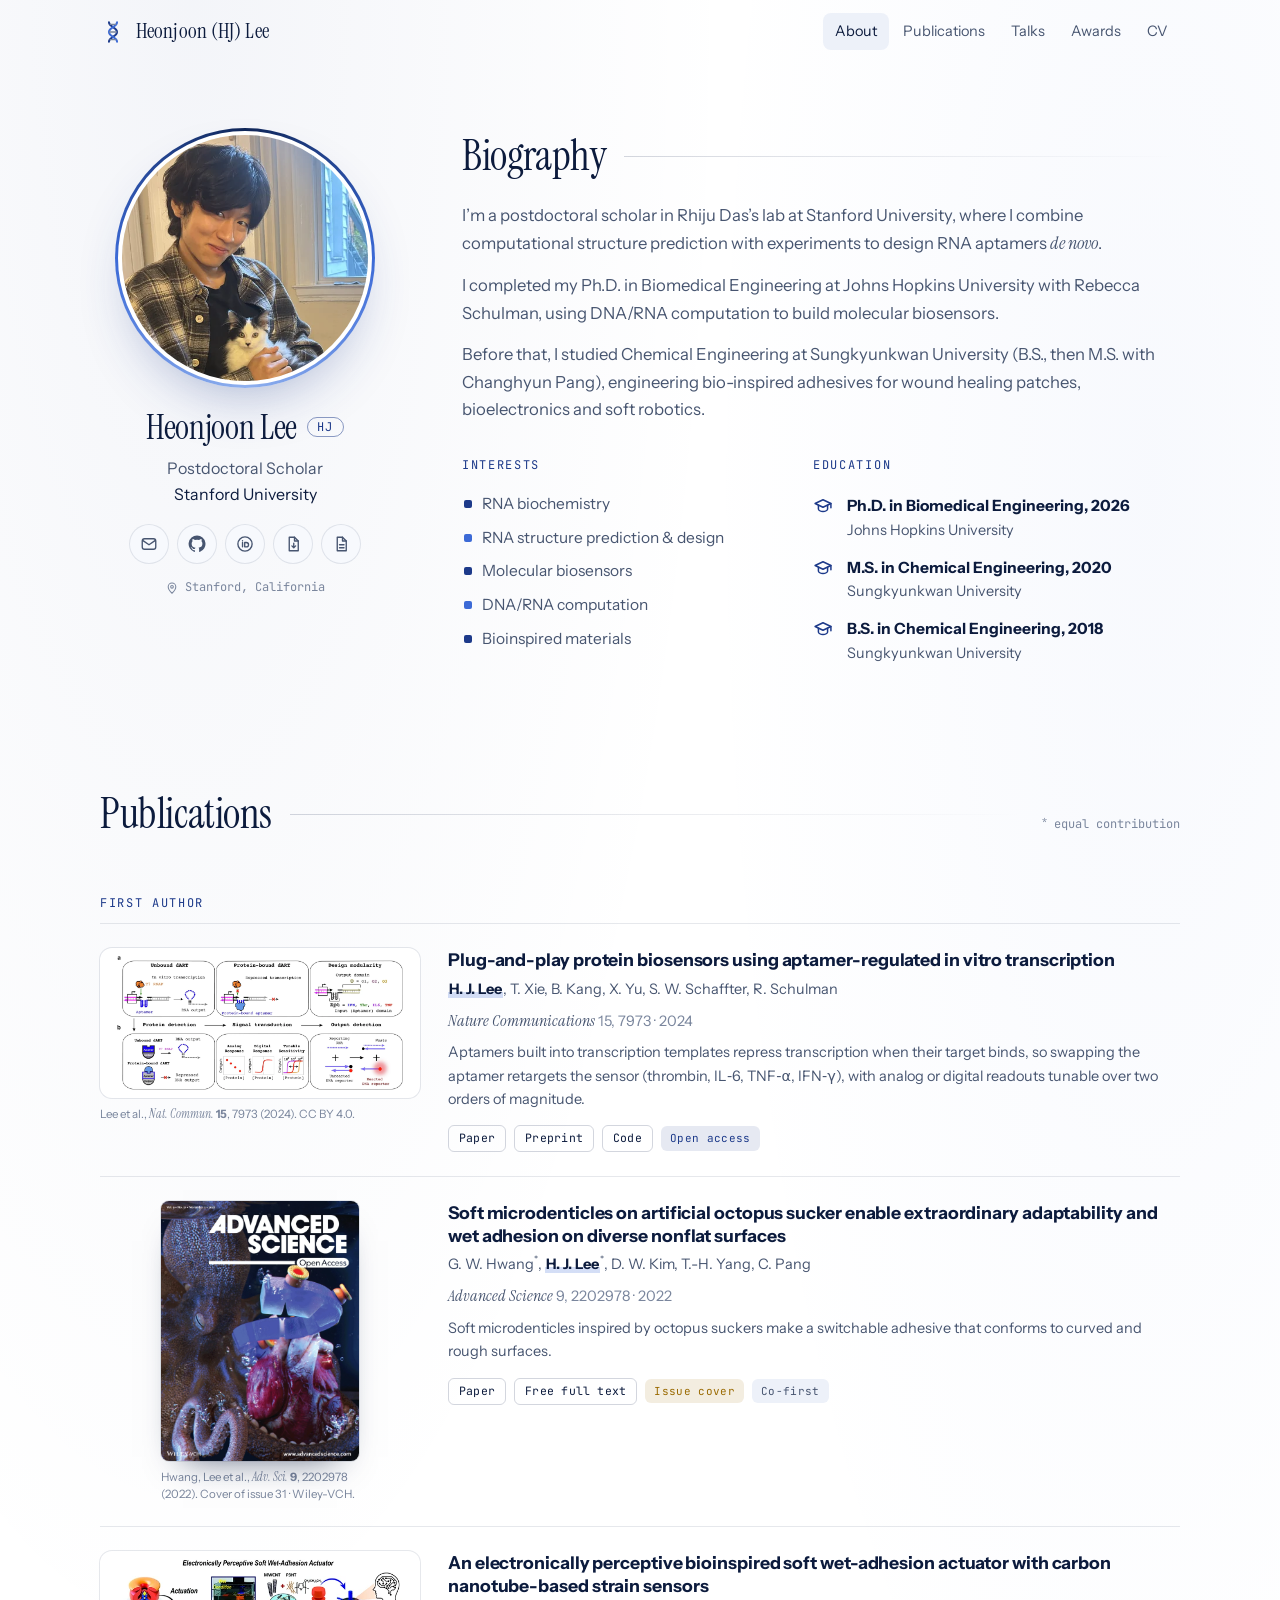
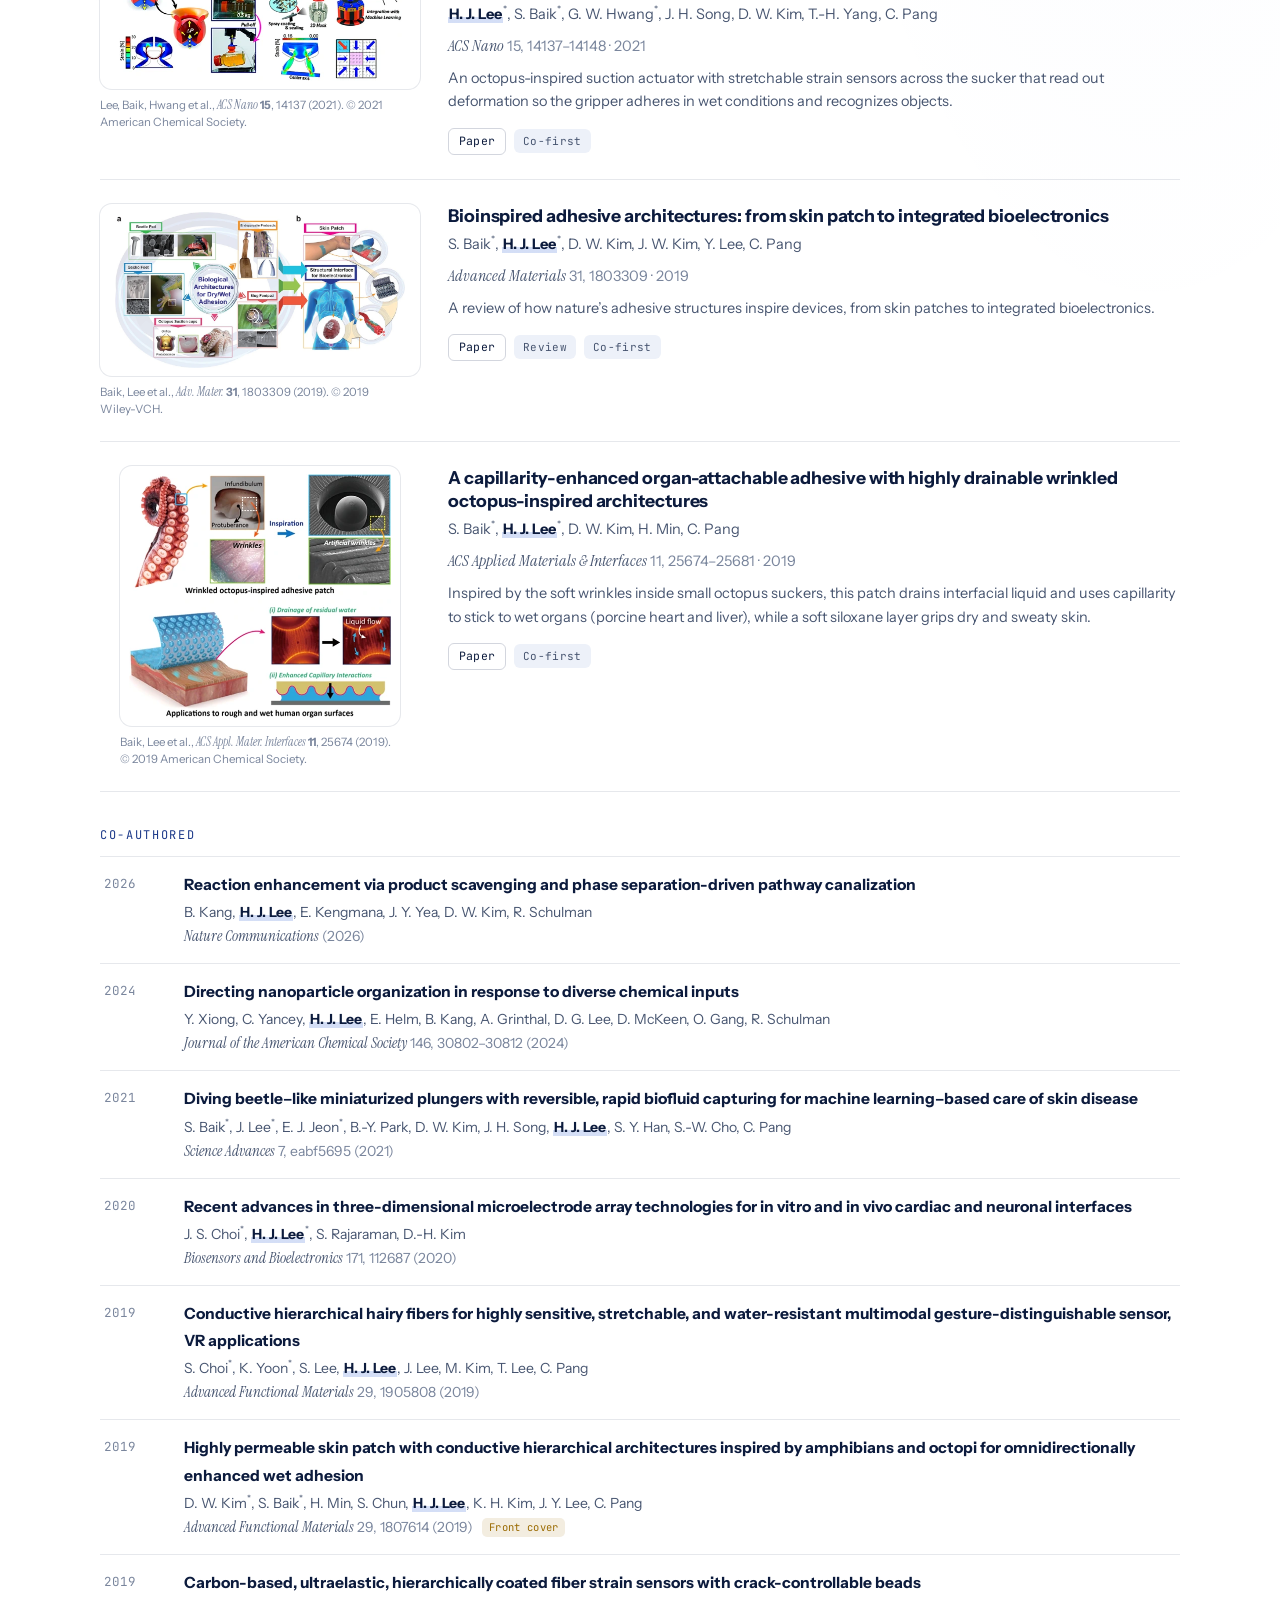
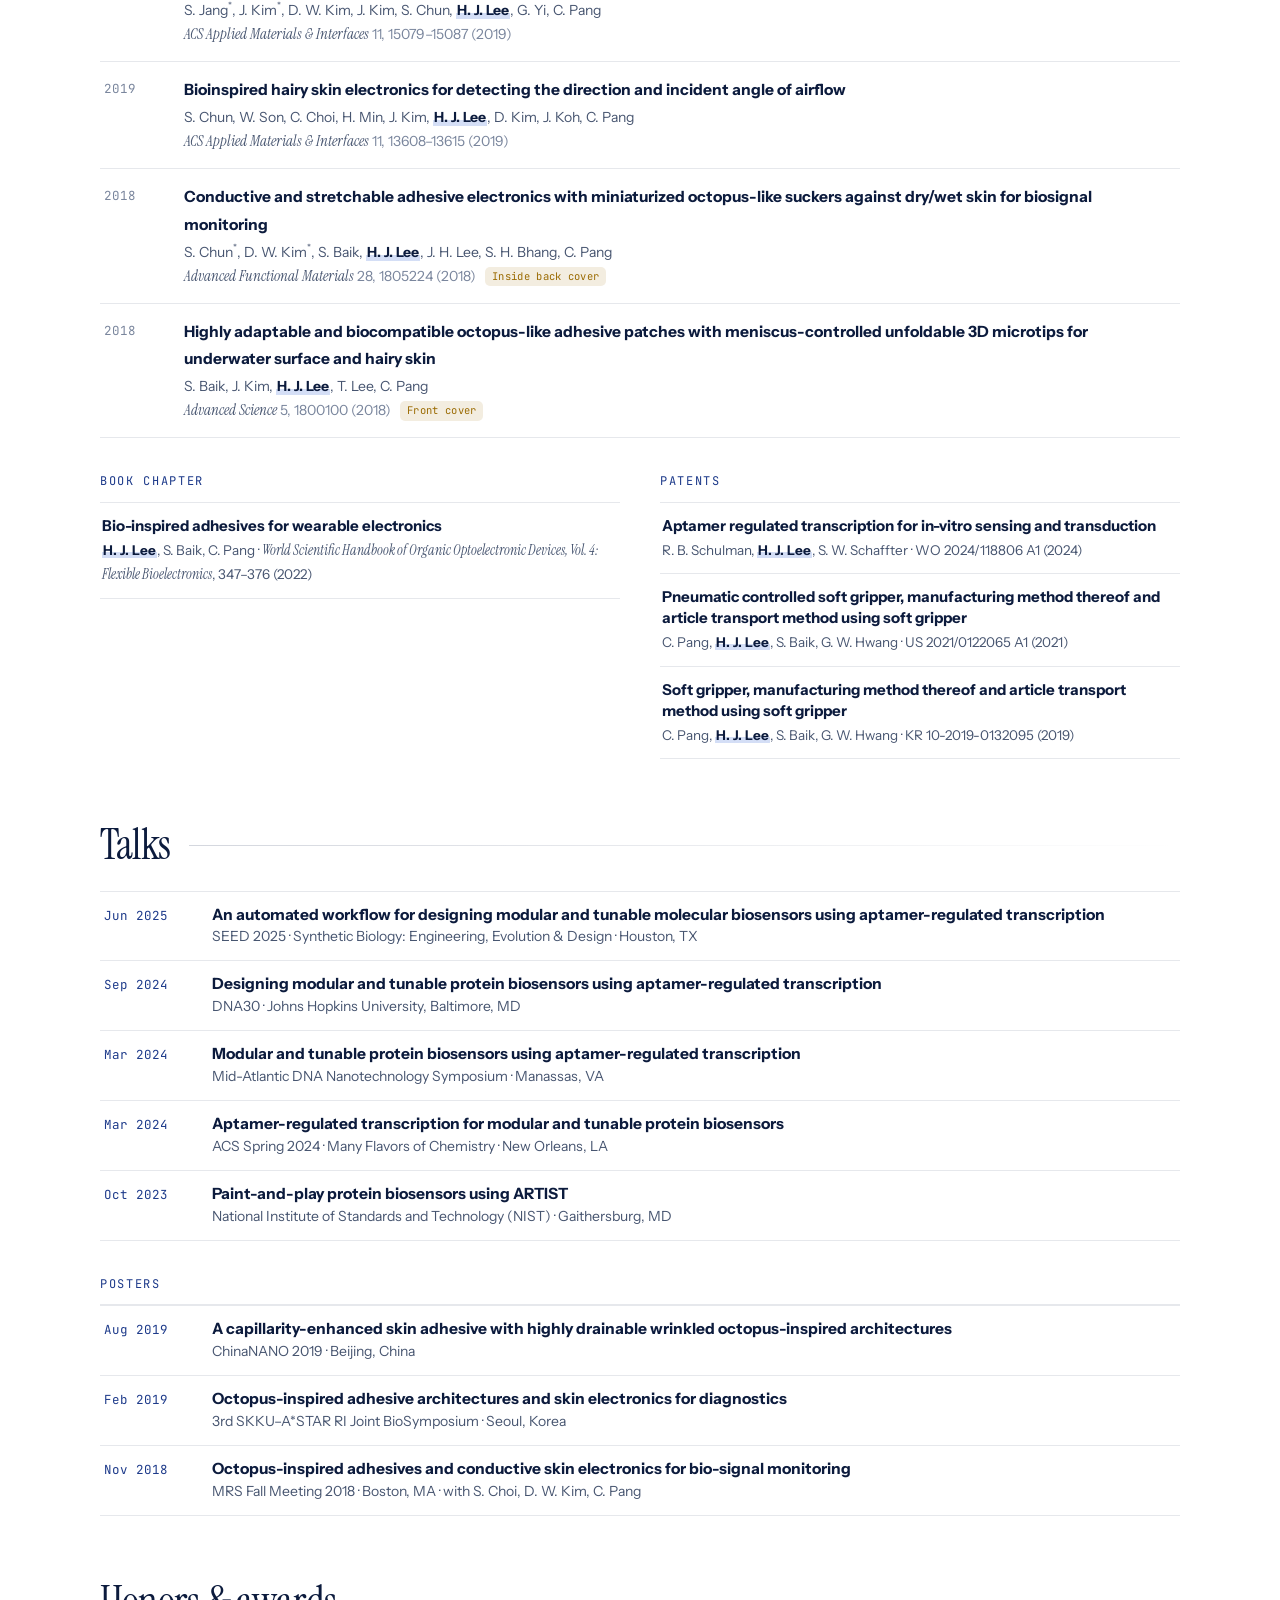
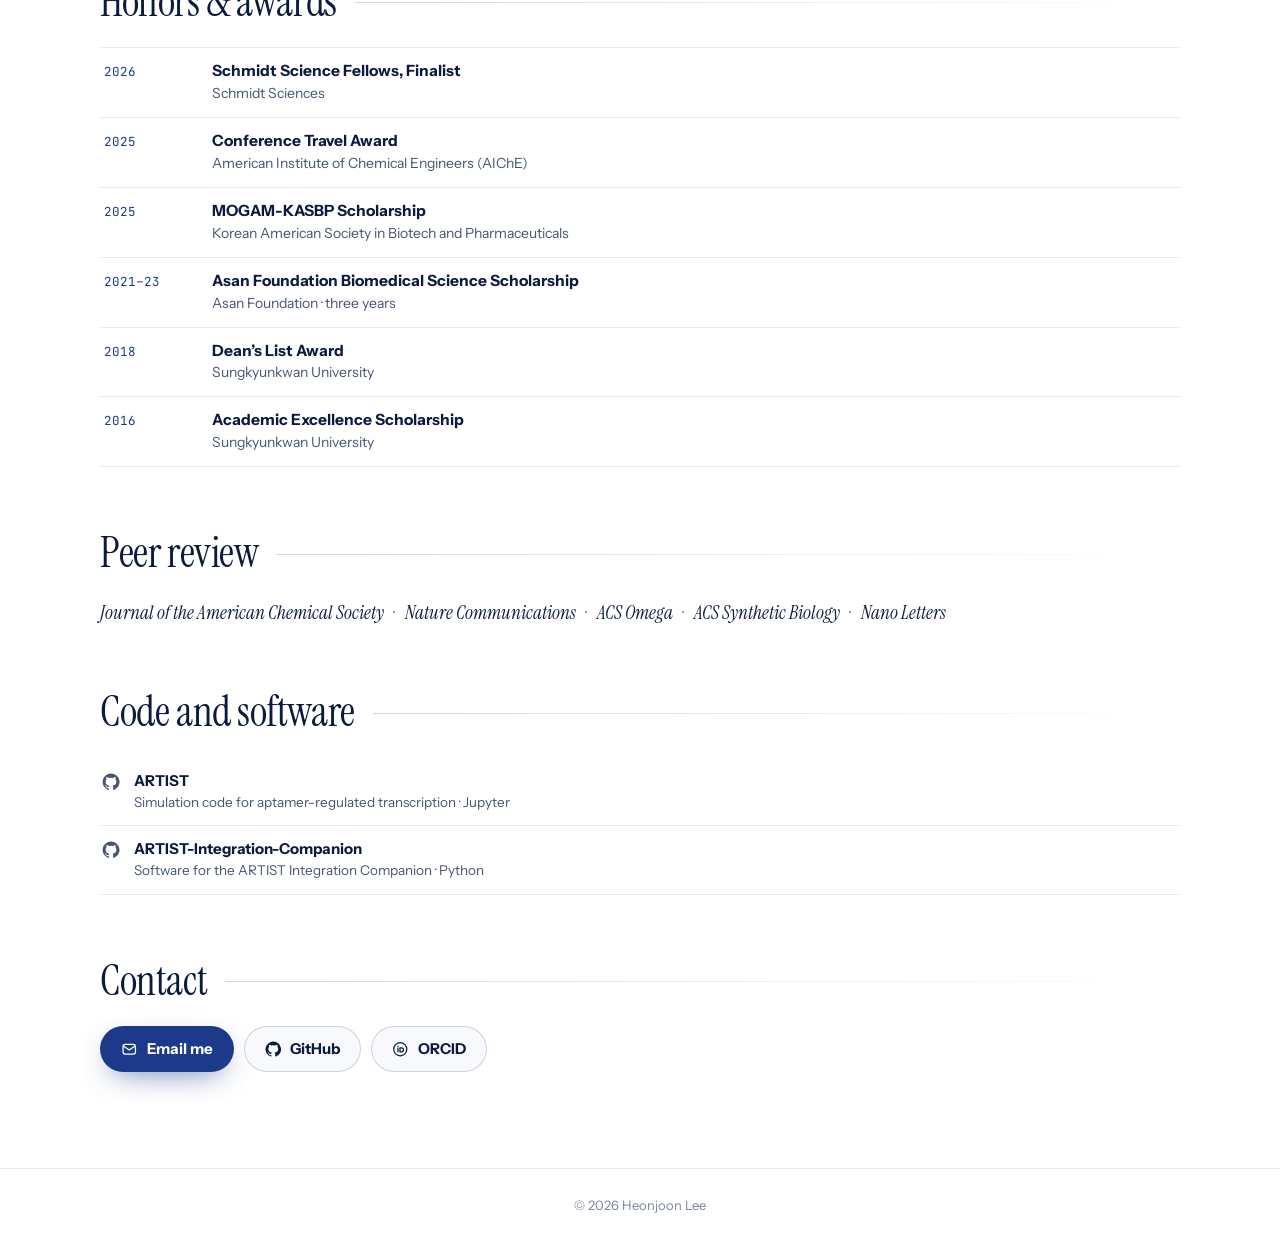
<file: index.html>
<!doctype html>
<html lang="en">
<head>
  <meta charset="utf-8">
  <meta name="viewport" content="width=device-width, initial-scale=1, viewport-fit=cover">
  <title>Heonjoon (HJ) Lee — Postdoctoral Scholar, Stanford</title>
  <meta name="description" content="Heonjoon (HJ) Lee is a postdoctoral scholar in Rhiju Das’s lab at Stanford University, combining computational structure prediction with experiments to design RNA aptamers de novo. Ph.D., Johns Hopkins University: DNA/RNA computation for molecular biosensors.">
  <meta name="author" content="Heonjoon Lee">
  <meta name="theme-color" content="#ffffff">
  <meta name="color-scheme" content="light">

  <!-- Social preview. If the site moves (e.g. to a custom domain), update these two URLs. -->
  <meta property="og:type" content="profile">
  <meta property="og:title" content="Heonjoon (HJ) Lee — Postdoctoral Scholar, Stanford">
  <meta property="og:description" content="RNA aptamers, molecular biosensors and DNA/RNA circuits.">
  <meta property="og:url" content="https://hlee260.github.io/">
  <meta property="og:image" content="https://hlee260.github.io/assets/img/og-card.jpg">
  <meta property="og:image:width" content="1200">
  <meta property="og:image:height" content="630">
  <meta name="twitter:card" content="summary_large_image">

  <link rel="icon" href="assets/img/favicon.svg" type="image/svg+xml">
  <link rel="apple-touch-icon" href="assets/img/apple-touch-icon.png">
  <link rel="preload" href="assets/fonts/instrument-serif-400.woff" as="font" type="font/woff" crossorigin>
  <link rel="preload" href="assets/fonts/instrument-sans-400.woff" as="font" type="font/woff" crossorigin>
  <link rel="stylesheet" href="assets/css/style.css">

  <script>
    (function () {
      var d = document.documentElement;
      d.classList.add('js');
      setTimeout(function () { if (!window.__hjReady) d.classList.add('reveal-all'); }, 2500);
    })();
    /* Figure loader: tries .webp → .jpg → .png, else keeps the designed cover. */
    window.hjFigure = function (img, ok) {
      var fig = img.closest('figure');
      if (ok) { fig.classList.add('has-image'); fig.classList.remove('is-missing'); return; }
      var exts = ['webp', 'jpg', 'png'];
      var i = +(img.getAttribute('data-try') || 0) + 1;
      if (i < exts.length) { img.setAttribute('data-try', i); img.src = img.getAttribute('data-base') + '.' + exts[i]; }
      else fig.classList.add('is-missing');
    };
  </script>
  <noscript><style>[data-reveal]{opacity:1!important;transform:none!important}</style></noscript>

  <script type="application/ld+json">
  {
    "@context": "https://schema.org",
    "@type": "Person",
    "name": "Heonjoon Lee",
    "alternateName": "HJ Lee",
    "jobTitle": "Postdoctoral Scholar",
    "affiliation": { "@type": "CollegeOrUniversity", "name": "Stanford University" },
    "alumniOf": [
      { "@type": "CollegeOrUniversity", "name": "Johns Hopkins University" },
      { "@type": "CollegeOrUniversity", "name": "Sungkyunkwan University" }
    ],
    "knowsAbout": ["RNA biochemistry", "RNA structure prediction", "RNA design", "Molecular biosensors", "DNA/RNA computation", "Bioinspired materials"],
    "sameAs": ["https://github.com/hlee260", "https://orcid.org/0000-0001-5129-5740"]
  }
  </script>
</head>

<body>
  <svg width="0" height="0" style="position:absolute" aria-hidden="true" focusable="false">
    <symbol id="i-arrow" viewBox="0 0 24 24"><path d="M7 17 17 7M9 7h8v8"/></symbol>
    <symbol id="i-mail" viewBox="0 0 24 24"><rect x="3" y="5" width="18" height="14" rx="3"/><path d="m4 7.5 8 5.5 8-5.5"/></symbol>
    <symbol id="i-menu" viewBox="0 0 24 24"><path d="M4 7h16M4 12h16M4 17h10"/></symbol>
    <symbol id="i-close" viewBox="0 0 24 24"><path d="M6 6l12 12M18 6 6 18"/></symbol>
    <symbol id="i-pin" viewBox="0 0 24 24"><path d="M12 21s-6.5-5.8-6.5-11a6.5 6.5 0 0 1 13 0c0 5.2-6.5 11-6.5 11Z"/><circle cx="12" cy="10" r="2.3"/></symbol>
    <symbol id="i-doc" viewBox="0 0 24 24"><path d="M7 3h7l5 5v13H7z"/><path d="M14 3v5h5M10 13h6M10 17h6"/></symbol>
    <symbol id="i-cv" viewBox="0 0 24 24"><path d="M7 3h7l5 5v13H7z"/><path d="M14 3v5h5M13 11v6M10.5 14.5 13 17l2.5-2.5"/></symbol>
    <symbol id="i-code" viewBox="0 0 24 24"><path d="m8.5 7.5-4.5 4.5 4.5 4.5M15.5 7.5 20 12l-4.5 4.5"/></symbol>
    <symbol id="i-zoom" viewBox="0 0 24 24"><circle cx="11" cy="11" r="6.5"/><path d="m16 16 4.5 4.5M11 8.5v5M8.5 11h5"/></symbol>
    <symbol id="i-cap" viewBox="0 0 24 24"><path d="M2.5 9 12 4.5 21.5 9 12 13.5Z"/><path d="M6.5 11v4.5c0 1.6 2.5 3 5.5 3s5.5-1.4 5.5-3V11M21.5 9v5"/></symbol>
    <symbol id="i-building" viewBox="0 0 24 24"><path d="M4 20V9l8-5 8 5v11M4 20h16M9 20v-5h6v5M8 11h.01M12 11h.01M16 11h.01"/></symbol>
    <symbol id="i-orcid" viewBox="0 0 24 24"><circle cx="12" cy="12" r="9.5"/><path d="M8.7 10v5.8M8.7 7.6v.1M11.6 10h2c1.9 0 3.1 1.2 3.1 2.9s-1.2 2.9-3.1 2.9h-2Z"/></symbol>
    <symbol id="i-github" viewBox="0 0 24 24"><path fill="currentColor" stroke="none" d="M12 .8a11.2 11.2 0 0 0-3.54 21.83c.56.1.77-.24.77-.54v-1.9c-3.12.68-3.78-1.5-3.78-1.5-.51-1.3-1.24-1.64-1.24-1.64-1.02-.7.08-.68.08-.68 1.13.08 1.72 1.16 1.72 1.16 1 1.72 2.63 1.22 3.27.93.1-.73.4-1.22.71-1.5-2.49-.28-5.11-1.25-5.11-5.55 0-1.22.44-2.23 1.16-3.01-.12-.29-.5-1.43.11-2.97 0 0 .94-.3 3.08 1.15a10.6 10.6 0 0 1 5.6 0c2.14-1.45 3.08-1.15 3.08-1.15.61 1.54.23 2.68.11 2.97.72.78 1.16 1.79 1.16 3.01 0 4.31-2.62 5.26-5.12 5.54.4.35.76 1.03.76 2.08v3.08c0 .3.2.65.78.54A11.2 11.2 0 0 0 12 .8Z"/></symbol>
  </svg>

  <a class="skip-link" href="#main">Skip to content</a>
  <div class="progress" aria-hidden="true"><div class="progress__bar"></div></div>

  <header class="nav" data-nav>
    <div class="nav__inner container">
      <a class="nav__brand" href="#about">
        <svg class="logo" viewBox="0 0 32 32" aria-hidden="true">
          <path class="logo__s1" d="M11 4C11 10 21 10 21 16S11 22 11 28"/>
          <path class="logo__s2" d="M21 4C21 10 11 10 11 16S21 22 21 28"/>
          <path class="logo__rungs" d="M12.6 6.6h6.8M11.6 16h8.8M12.6 25.4h6.8"/>
        </svg>
        <span>Heonjoon (HJ) Lee</span>
      </a>
      <nav class="nav__links" aria-label="Primary">
        <a href="#about">About</a>
        <a href="#publications">Publications</a>
        <a href="#talks">Talks</a>
        <a href="#awards">Awards</a>
        <a href="Heonjoon_Lee_CV.pdf" target="_blank" rel="noopener">CV</a>
      </nav>
      <button class="icon-btn nav__menu-btn" type="button" aria-expanded="false" aria-controls="mobile-menu" aria-label="Open menu" data-menu-btn>
        <svg class="i i--menu"><use href="#i-menu"/></svg>
        <svg class="i i--close"><use href="#i-close"/></svg>
      </button>
    </div>
    <div class="mobile-menu" id="mobile-menu" data-menu>
      <nav aria-label="Mobile">
        <a href="#about">About</a>
        <a href="#publications">Publications</a>
        <a href="#talks">Talks</a>
        <a href="#awards">Awards</a>
        <a href="#code">Code and software</a>
        <a href="Heonjoon_Lee_CV.pdf" target="_blank" rel="noopener">CV</a>
      </nav>
    </div>
  </header>

  <main id="main" class="container">

    <!-- ============================== ABOUT ============================== -->
    <section class="about" id="about" aria-labelledby="name">
      <aside class="profile">
        <div class="profile__avatar">
          <div class="avatar-ring">
            <button class="avatar" type="button" data-photo aria-label="View the full photo">
              <picture>
                <source type="image/webp" srcset="assets/img/avatar-420.webp 420w, assets/img/avatar-800.webp 800w" sizes="(max-width: 960px) 220px, 260px">
                <img src="assets/img/avatar-800.jpg" srcset="assets/img/avatar-420.jpg 420w, assets/img/avatar-800.jpg 800w" sizes="(max-width: 960px) 220px, 260px" width="800" height="800" alt="HJ Lee smiling, holding a small black-and-white kitten" fetchpriority="high" decoding="async">
              </picture>
            </button>
          </div>
        </div>
        <h1 class="profile__name" id="name">Heonjoon Lee <span class="profile__aka">HJ</span></h1>
        <p class="profile__role">Postdoctoral Scholar</p>
        <p class="profile__org">Stanford University</p>
        <ul class="profile__links">
          <li><a href="#contact" data-email data-user="hlee260" data-domain="stanford.edu" aria-label="Email"><svg class="i"><use href="#i-mail"/></svg></a></li>
          <li><a href="https://github.com/hlee260" target="_blank" rel="noopener" aria-label="GitHub"><svg class="i"><use href="#i-github"/></svg></a></li>
          <li><a href="https://orcid.org/0000-0001-5129-5740" target="_blank" rel="noopener" aria-label="ORCID"><svg class="i"><use href="#i-orcid"/></svg></a></li>
          <li><a href="Heonjoon_Lee_CV.pdf" target="_blank" rel="noopener" aria-label="CV (PDF)"><svg class="i"><use href="#i-cv"/></svg></a></li>
          <li><a href="#publications" aria-label="Publications"><svg class="i"><use href="#i-doc"/></svg></a></li>
        </ul>
        <p class="profile__where"><svg class="i"><use href="#i-pin"/></svg>Stanford, California</p>
      </aside>

      <div class="bio">
        <h2 class="h2">Biography</h2>
        <p>I’m a postdoctoral scholar in Rhiju Das’s lab at Stanford University, where I combine computational structure prediction with experiments to design RNA aptamers <i>de novo</i>.</p>
        <p>I completed my Ph.D. in Biomedical Engineering at Johns Hopkins University with Rebecca Schulman, using DNA/RNA computation to build molecular biosensors.</p>
        <p>Before that, I studied Chemical Engineering at Sungkyunkwan University (B.S., then M.S. with Changhyun Pang), engineering bio-inspired adhesives for wound healing patches, bioelectronics and soft robotics.</p>

        <div class="bio__grid">
          <div>
            <h3 class="h3">Interests</h3>
            <ul class="interests">
              <li>RNA biochemistry</li>
              <li>RNA structure prediction &amp; design</li>
              <li>Molecular biosensors</li>
              <li>DNA/RNA computation</li>
              <li>Bioinspired materials</li>
            </ul>
          </div>
          <div>
            <h3 class="h3">Education</h3>
            <ul class="education">
              <li><svg class="i"><use href="#i-cap"/></svg><div><b>Ph.D. in Biomedical Engineering, 2026</b><span>Johns Hopkins University</span></div></li>
              <li><svg class="i"><use href="#i-cap"/></svg><div><b>M.S. in Chemical Engineering, 2020</b><span>Sungkyunkwan University</span></div></li>
              <li><svg class="i"><use href="#i-cap"/></svg><div><b>B.S. in Chemical Engineering, 2018</b><span>Sungkyunkwan University</span></div></li>
            </ul>
          </div>
        </div>
      </div>
    </section>

    <!-- ============================== PUBLICATIONS ============================== -->
    <section class="block" id="publications" aria-labelledby="pubs-title">
      <div class="block__head" data-reveal>
        <h2 class="h2" id="pubs-title">Publications</h2>
        <p class="block__note"><sup>*</sup> equal contribution</p>
      </div>

      <h3 class="h3 h3--rule" data-reveal>First author</h3>
      <ol class="papers">

        <li class="paper" id="paper-artist" data-reveal>
          <figure class="thumb" style="--ar: 1999 / 937">
            <button class="paper__zoom" type="button" aria-label="Enlarge figure: Plug-and-play protein biosensors">
              <img data-base="assets/figures/2024-ncomms-artist" src="assets/figures/2024-ncomms-artist.webp" alt="Schematic from Lee et al., Nature Communications 2024: a protein binding the aptamer in a dART transcription template blocks T7 RNA polymerase, repressing an RNA output that a fluorescent DNA reporter detects, with analog, digital or tunable responses" loading="lazy" decoding="async" onload="hjFigure(this, true)" onerror="hjFigure(this)">
              <span class="paper__zoom-hint"><svg class="i"><use href="#i-zoom"/></svg></span>
            </button>
            <div class="cover cover--seq" aria-hidden="true"><span class="cover__journal">Nat. Commun.</span><span class="cover__big">ARTIST</span></div>
            <figcaption class="paper__caption">Lee et al., <i>Nat. Commun.</i> <b>15</b>, 7973 (2024). CC&nbsp;BY&nbsp;4.0.</figcaption>
          </figure>
          <div class="paper__body">
            <a class="paper__title" href="https://doi.org/10.1038/s41467-024-51907-4" target="_blank" rel="noopener">Plug-and-play protein biosensors using aptamer-regulated in vitro transcription</a>
            <p class="paper__authors"><b class="me">H. J. Lee</b>, T. Xie, B. Kang, X. Yu, S. W. Schaffter, R. Schulman</p>
            <p class="paper__venue"><i>Nature Communications</i> 15, 7973 · 2024</p>
            <p class="paper__tldr">Aptamers built into transcription templates repress transcription when their target binds, so swapping the aptamer retargets the sensor (thrombin, IL‑6, TNF‑α, IFN‑γ), with analog or digital readouts tunable over two orders of magnitude.</p>
            <div class="paper__links">
              <a class="tag-link" href="https://doi.org/10.1038/s41467-024-51907-4" target="_blank" rel="noopener">Paper</a>
              <a class="tag-link" href="https://doi.org/10.1101/2023.08.10.552680" target="_blank" rel="noopener">Preprint</a>
              <a class="tag-link" href="https://github.com/hlee260/ARTIST" target="_blank" rel="noopener">Code</a>
              <span class="badge badge--accent">Open access</span>
            </div>
          </div>
        </li>

        <li class="paper" data-reveal>
          <figure class="thumb thumb--cover" style="--ar: 1141 / 1500">
            <button class="paper__zoom" type="button" aria-label="Enlarge cover: Soft microdenticles on artificial octopus sucker">
              <img data-base="assets/figures/2022-advsci-microdenticles" src="assets/figures/2022-advsci-microdenticles.webp" alt="Cover of Advanced Science, volume 9, issue 31 (November 2022): underwater, an octopus beside a heart gripped by a translucent soft patch whose suction cups are lined with microdenticles" loading="lazy" decoding="async" onload="hjFigure(this, true)" onerror="hjFigure(this)">
              <span class="paper__zoom-hint"><svg class="i"><use href="#i-zoom"/></svg></span>
            </button>
            <div class="cover cover--sucker" aria-hidden="true"><span class="cover__journal">Adv. Sci.</span><span class="cover__big">≈49&nbsp;N</span></div>
            <figcaption class="paper__caption">Hwang, Lee et al., <i>Adv. Sci.</i> <b>9</b>, 2202978 (2022). Cover of issue 31 · Wiley-VCH.</figcaption>
          </figure>
          <div class="paper__body">
            <a class="paper__title" href="https://doi.org/10.1002/advs.202202978" target="_blank" rel="noopener">Soft microdenticles on artificial octopus sucker enable extraordinary adaptability and wet adhesion on diverse nonflat surfaces</a>
            <p class="paper__authors">G. W. Hwang<sup>*</sup>, <b class="me">H. J. Lee</b><sup>*</sup>, D. W. Kim, T.-H. Yang, C. Pang</p>
            <p class="paper__venue"><i>Advanced Science</i> 9, 2202978 · 2022</p>
            <p class="paper__tldr">Soft microdenticles inspired by octopus suckers make a switchable adhesive that conforms to curved and rough surfaces.</p>
            <div class="paper__links">
              <a class="tag-link" href="https://doi.org/10.1002/advs.202202978" target="_blank" rel="noopener">Paper</a>
              <a class="tag-link" href="https://pmc.ncbi.nlm.nih.gov/articles/PMC9631055/" target="_blank" rel="noopener">Free full text</a>
              <span class="badge badge--cover">Issue cover</span>
              <span class="badge">Co-first</span>
            </div>
          </div>
        </li>

        <li class="paper" data-reveal>
          <figure class="thumb" style="--ar: 520 / 225">
            <button class="paper__zoom" type="button" aria-label="Enlarge figure: Electronically perceptive soft wet-adhesion actuator">
              <img data-base="assets/figures/2021-acsnano-perceptive-actuator" src="assets/figures/2021-acsnano-perceptive-actuator.webp" alt="Graphical abstract from Lee, Baik, Hwang et al., ACS Nano 2021: the electronically perceptive soft wet-adhesion actuator lifts a 0.5 kg bottle in wet conditions, while spray-coated CNT/P3HT strain sensors map its deformation for machine-learning recognition" loading="lazy" decoding="async" onload="hjFigure(this, true)" onerror="hjFigure(this)">
              <span class="paper__zoom-hint"><svg class="i"><use href="#i-zoom"/></svg></span>
            </button>
            <div class="cover cover--sucker cover--alt" aria-hidden="true"><span class="cover__journal">ACS Nano</span><span class="cover__big">Grip&nbsp;+&nbsp;feel</span></div>
            <figcaption class="paper__caption">Lee, Baik, Hwang et al., <i>ACS Nano</i> <b>15</b>, 14137 (2021). © 2021 American Chemical Society.</figcaption>
          </figure>
          <div class="paper__body">
            <a class="paper__title" href="https://doi.org/10.1021/acsnano.1c05130" target="_blank" rel="noopener">An electronically perceptive bioinspired soft wet-adhesion actuator with carbon nanotube-based strain sensors</a>
            <p class="paper__authors"><b class="me">H. J. Lee</b><sup>*</sup>, S. Baik<sup>*</sup>, G. W. Hwang<sup>*</sup>, J. H. Song, D. W. Kim, T.-H. Yang, C. Pang</p>
            <p class="paper__venue"><i>ACS Nano</i> 15, 14137–14148 · 2021</p>
            <p class="paper__tldr">An octopus-inspired suction actuator with stretchable strain sensors across the sucker that read out deformation so the gripper adheres in wet conditions and recognizes objects.</p>
            <div class="paper__links">
              <a class="tag-link" href="https://doi.org/10.1021/acsnano.1c05130" target="_blank" rel="noopener">Paper</a>
              <span class="badge">Co-first</span>
            </div>
          </div>
        </li>

        <li class="paper" data-reveal>
          <figure class="thumb" style="--ar: 1000 / 539">
            <button class="paper__zoom" type="button" aria-label="Enlarge figure: Bioinspired adhesive architectures review">
              <img data-base="assets/figures/2019-advmater-adhesive-review" src="assets/figures/2019-advmater-adhesive-review.webp" alt="Figure from Baik, Lee et al., Advanced Materials 2019: biological dry and wet adhesive architectures (beetle pads, gecko feet, octopus suckers, endoparasite proboscis, slug footpads) and their uses in skin patches and structural interfaces for bioelectronics" loading="lazy" decoding="async" onload="hjFigure(this, true)" onerror="hjFigure(this)">
              <span class="paper__zoom-hint"><svg class="i"><use href="#i-zoom"/></svg></span>
            </button>
            <div class="cover cover--waves" aria-hidden="true"><span class="cover__journal">Adv. Mater.</span><span class="cover__big">Nature’s&nbsp;grip</span></div>
            <figcaption class="paper__caption">Baik, Lee et al., <i>Adv. Mater.</i> <b>31</b>, 1803309 (2019). © 2019 Wiley-VCH.</figcaption>
          </figure>
          <div class="paper__body">
            <a class="paper__title" href="https://doi.org/10.1002/adma.201803309" target="_blank" rel="noopener">Bioinspired adhesive architectures: from skin patch to integrated bioelectronics</a>
            <p class="paper__authors">S. Baik<sup>*</sup>, <b class="me">H. J. Lee</b><sup>*</sup>, D. W. Kim, J. W. Kim, Y. Lee, C. Pang</p>
            <p class="paper__venue"><i>Advanced Materials</i> 31, 1803309 · 2019</p>
            <p class="paper__tldr">A review of how nature’s adhesive structures inspire devices, from skin patches to integrated bioelectronics.</p>
            <div class="paper__links">
              <a class="tag-link" href="https://doi.org/10.1002/adma.201803309" target="_blank" rel="noopener">Paper</a>
              <span class="badge">Review</span>
              <span class="badge">Co-first</span>
            </div>
          </div>
        </li>

        <li class="paper" data-reveal>
          <figure class="thumb" style="--ar: 520 / 483">
            <button class="paper__zoom" type="button" aria-label="Enlarge figure: Capillarity-enhanced organ-attachable adhesive">
              <img data-base="assets/figures/2019-acsami-capillarity-adhesive" src="assets/figures/2019-acsami-capillarity-adhesive.webp" alt="Graphical abstract from Baik, Lee et al., ACS Applied Materials and Interfaces 2019: wrinkles inside octopus suckers inspire an adhesive patch that drains residual water and enhances capillary adhesion on rough, wet organ surfaces" loading="lazy" decoding="async" onload="hjFigure(this, true)" onerror="hjFigure(this)">
              <span class="paper__zoom-hint"><svg class="i"><use href="#i-zoom"/></svg></span>
            </button>
            <div class="cover cover--waves cover--alt" aria-hidden="true"><span class="cover__journal">ACS AMI</span><span class="cover__big">Wet&nbsp;organs</span></div>
            <figcaption class="paper__caption">Baik, Lee et al., <i>ACS Appl. Mater. Interfaces</i> <b>11</b>, 25674 (2019). © 2019 American Chemical Society.</figcaption>
          </figure>
          <div class="paper__body">
            <a class="paper__title" href="https://doi.org/10.1021/acsami.9b05511" target="_blank" rel="noopener">A capillarity-enhanced organ-attachable adhesive with highly drainable wrinkled octopus-inspired architectures</a>
            <p class="paper__authors">S. Baik<sup>*</sup>, <b class="me">H. J. Lee</b><sup>*</sup>, D. W. Kim, H. Min, C. Pang</p>
            <p class="paper__venue"><i>ACS Applied Materials &amp; Interfaces</i> 11, 25674–25681 · 2019</p>
            <p class="paper__tldr">Inspired by the soft wrinkles inside small octopus suckers, this patch drains interfacial liquid and uses capillarity to stick to wet organs (porcine heart and liver), while a soft siloxane layer grips dry and sweaty skin.</p>
            <div class="paper__links">
              <a class="tag-link" href="https://doi.org/10.1021/acsami.9b05511" target="_blank" rel="noopener">Paper</a>
              <span class="badge">Co-first</span>
            </div>
          </div>
        </li>
      </ol>

      <h3 class="h3 h3--rule" data-reveal>Co-authored</h3>
      <ol class="pubs" data-reveal>
        <li class="pub">
          <span class="pub__year">2026</span>
          <div class="pub__main">
            <a class="pub__title" href="https://doi.org/10.1038/s41467-026-77899-x" target="_blank" rel="noopener">Reaction enhancement via product scavenging and phase separation-driven pathway canalization</a>
            <p class="pub__authors">B. Kang, <b class="me">H. J. Lee</b>, E. Kengmana, J. Y. Yea, D. W. Kim, R. Schulman</p>
            <p class="pub__venue"><i>Nature Communications</i> (2026)</p>
          </div>
        </li>
        <li class="pub">
          <span class="pub__year">2024</span>
          <div class="pub__main">
            <a class="pub__title" href="https://doi.org/10.1021/jacs.4c07259" target="_blank" rel="noopener">Directing nanoparticle organization in response to diverse chemical inputs</a>
            <p class="pub__authors">Y. Xiong, C. Yancey, <b class="me">H. J. Lee</b>, E. Helm, B. Kang, A. Grinthal, D. G. Lee, D. McKeen, O. Gang, R. Schulman</p>
            <p class="pub__venue"><i>Journal of the American Chemical Society</i> 146, 30802–30812 (2024)</p>
          </div>
        </li>
        <li class="pub">
          <span class="pub__year">2021</span>
          <div class="pub__main">
            <a class="pub__title" href="https://doi.org/10.1126/sciadv.abf5695" target="_blank" rel="noopener">Diving beetle–like miniaturized plungers with reversible, rapid biofluid capturing for machine learning–based care of skin disease</a>
            <p class="pub__authors">S. Baik<sup>*</sup>, J. Lee<sup>*</sup>, E. J. Jeon<sup>*</sup>, B.-Y. Park, D. W. Kim, J. H. Song, <b class="me">H. J. Lee</b>, S. Y. Han, S.-W. Cho, C. Pang</p>
            <p class="pub__venue"><i>Science Advances</i> 7, eabf5695 (2021)</p>
          </div>
        </li>
        <li class="pub">
          <span class="pub__year">2020</span>
          <div class="pub__main">
            <a class="pub__title" href="https://doi.org/10.1016/j.bios.2020.112687" target="_blank" rel="noopener">Recent advances in three-dimensional microelectrode array technologies for in vitro and in vivo cardiac and neuronal interfaces</a>
            <p class="pub__authors">J. S. Choi<sup>*</sup>, <b class="me">H. J. Lee</b><sup>*</sup>, S. Rajaraman, D.-H. Kim</p>
            <p class="pub__venue"><i>Biosensors and Bioelectronics</i> 171, 112687 (2020)</p>
          </div>
        </li>
        <li class="pub">
          <span class="pub__year">2019</span>
          <div class="pub__main">
            <a class="pub__title" href="https://doi.org/10.1002/adfm.201905808" target="_blank" rel="noopener">Conductive hierarchical hairy fibers for highly sensitive, stretchable, and water-resistant multimodal gesture-distinguishable sensor, VR applications</a>
            <p class="pub__authors">S. Choi<sup>*</sup>, K. Yoon<sup>*</sup>, S. Lee, <b class="me">H. J. Lee</b>, J. Lee, M. Kim, T. Lee, C. Pang</p>
            <p class="pub__venue"><i>Advanced Functional Materials</i> 29, 1905808 (2019)</p>
          </div>
        </li>
        <li class="pub">
          <span class="pub__year">2019</span>
          <div class="pub__main">
            <a class="pub__title" href="https://doi.org/10.1002/adfm.201807614" target="_blank" rel="noopener">Highly permeable skin patch with conductive hierarchical architectures inspired by amphibians and octopi for omnidirectionally enhanced wet adhesion</a>
            <p class="pub__authors">D. W. Kim<sup>*</sup>, S. Baik<sup>*</sup>, H. Min, S. Chun, <b class="me">H. J. Lee</b>, K. H. Kim, J. Y. Lee, C. Pang</p>
            <p class="pub__venue"><i>Advanced Functional Materials</i> 29, 1807614 (2019) <span class="pub__flag">Front cover</span></p>
          </div>
        </li>
        <li class="pub">
          <span class="pub__year">2019</span>
          <div class="pub__main">
            <a class="pub__title" href="https://doi.org/10.1021/acsami.9b03204" target="_blank" rel="noopener">Carbon-based, ultraelastic, hierarchically coated fiber strain sensors with crack-controllable beads</a>
            <p class="pub__authors">S. Jang<sup>*</sup>, J. Kim<sup>*</sup>, D. W. Kim, J. Kim, S. Chun, <b class="me">H. J. Lee</b>, G. Yi, C. Pang</p>
            <p class="pub__venue"><i>ACS Applied Materials &amp; Interfaces</i> 11, 15079–15087 (2019)</p>
          </div>
        </li>
        <li class="pub">
          <span class="pub__year">2019</span>
          <div class="pub__main">
            <a class="pub__title" href="https://doi.org/10.1021/acsami.9b01427" target="_blank" rel="noopener">Bioinspired hairy skin electronics for detecting the direction and incident angle of airflow</a>
            <p class="pub__authors">S. Chun, W. Son, C. Choi, H. Min, J. Kim, <b class="me">H. J. Lee</b>, D. Kim, J. Koh, C. Pang</p>
            <p class="pub__venue"><i>ACS Applied Materials &amp; Interfaces</i> 11, 13608–13615 (2019)</p>
          </div>
        </li>
        <li class="pub">
          <span class="pub__year">2018</span>
          <div class="pub__main">
            <a class="pub__title" href="https://doi.org/10.1002/adfm.201805224" target="_blank" rel="noopener">Conductive and stretchable adhesive electronics with miniaturized octopus-like suckers against dry/wet skin for biosignal monitoring</a>
            <p class="pub__authors">S. Chun<sup>*</sup>, D. W. Kim<sup>*</sup>, S. Baik, <b class="me">H. J. Lee</b>, J. H. Lee, S. H. Bhang, C. Pang</p>
            <p class="pub__venue"><i>Advanced Functional Materials</i> 28, 1805224 (2018) <span class="pub__flag">Inside back cover</span></p>
          </div>
        </li>
        <li class="pub">
          <span class="pub__year">2018</span>
          <div class="pub__main">
            <a class="pub__title" href="https://doi.org/10.1002/advs.201800100" target="_blank" rel="noopener">Highly adaptable and biocompatible octopus-like adhesive patches with meniscus-controlled unfoldable 3D microtips for underwater surface and hairy skin</a>
            <p class="pub__authors">S. Baik, J. Kim, <b class="me">H. J. Lee</b>, T. Lee, C. Pang</p>
            <p class="pub__venue"><i>Advanced Science</i> 5, 1800100 (2018) <span class="pub__flag">Front cover</span></p>
          </div>
        </li>
      </ol>

      <div class="two-col">
        <div data-reveal>
          <h3 class="h3 h3--rule">Book chapter</h3>
          <ul class="simple">
            <li>
              <p class="simple__title">Bio-inspired adhesives for wearable electronics</p>
              <p class="simple__meta"><b class="me">H. J. Lee</b>, S. Baik, C. Pang · <i>World Scientific Handbook of Organic Optoelectronic Devices, Vol. 4: Flexible Bioelectronics</i>, 347–376 (2022)</p>
            </li>
          </ul>
        </div>
        <div data-reveal>
          <h3 class="h3 h3--rule">Patents</h3>
          <ul class="simple">
            <li>
              <a class="simple__title" href="https://patents.google.com/patent/WO2024118806A1/en" target="_blank" rel="noopener">Aptamer regulated transcription for in-vitro sensing and transduction</a>
              <p class="simple__meta">R. B. Schulman, <b class="me">H. J. Lee</b>, S. W. Schaffter · WO 2024/118806 A1 (2024)</p>
            </li>
            <li>
              <a class="simple__title" href="https://patents.google.com/patent/US20210122065A1/en" target="_blank" rel="noopener">Pneumatic controlled soft gripper, manufacturing method thereof and article transport method using soft gripper</a>
              <p class="simple__meta">C. Pang, <b class="me">H. J. Lee</b>, S. Baik, G. W. Hwang · US 2021/0122065 A1 (2021)</p>
            </li>
            <li>
              <p class="simple__title">Soft gripper, manufacturing method thereof and article transport method using soft gripper</p>
              <p class="simple__meta">C. Pang, <b class="me">H. J. Lee</b>, S. Baik, G. W. Hwang · KR 10-2019-0132095 (2019)</p>
            </li>
          </ul>
        </div>
      </div>
    </section>

    <!-- ============================== TALKS ============================== -->
    <section class="block" id="talks" aria-labelledby="talks-title">
      <h2 class="h2" id="talks-title" data-reveal>Talks</h2>
      <ul class="rows" data-reveal>
        <li><time>Jun 2025</time><div><p class="rows__title">An automated workflow for designing modular and tunable molecular biosensors using aptamer-regulated transcription</p><p class="rows__meta">SEED 2025 · Synthetic Biology: Engineering, Evolution &amp; Design · Houston, TX</p></div></li>
        <li><time>Sep 2024</time><div><p class="rows__title">Designing modular and tunable protein biosensors using aptamer-regulated transcription</p><p class="rows__meta">DNA30 · Johns Hopkins University, Baltimore, MD</p></div></li>
        <li><time>Mar 2024</time><div><p class="rows__title">Modular and tunable protein biosensors using aptamer-regulated transcription</p><p class="rows__meta">Mid-Atlantic DNA Nanotechnology Symposium · Manassas, VA</p></div></li>
        <li><time>Mar 2024</time><div><p class="rows__title">Aptamer-regulated transcription for modular and tunable protein biosensors</p><p class="rows__meta">ACS Spring 2024 · Many Flavors of Chemistry · New Orleans, LA</p></div></li>
        <li><time>Oct 2023</time><div><p class="rows__title">Paint-and-play protein biosensors using ARTIST</p><p class="rows__meta">National Institute of Standards and Technology (NIST) · Gaithersburg, MD</p></div></li>
      </ul>
      <h3 class="h3 h3--rule" data-reveal>Posters</h3>
      <ul class="rows" data-reveal>
        <li><time>Aug 2019</time><div><p class="rows__title">A capillarity-enhanced skin adhesive with highly drainable wrinkled octopus-inspired architectures</p><p class="rows__meta">ChinaNANO 2019 · Beijing, China</p></div></li>
        <li><time>Feb 2019</time><div><p class="rows__title">Octopus-inspired adhesive architectures and skin electronics for diagnostics</p><p class="rows__meta">3rd SKKU–A*STAR RI Joint BioSymposium · Seoul, Korea</p></div></li>
        <li><time>Nov 2018</time><div><p class="rows__title">Octopus-inspired adhesives and conductive skin electronics for bio-signal monitoring</p><p class="rows__meta">MRS Fall Meeting 2018 · Boston, MA · with S. Choi, D. W. Kim, C. Pang</p></div></li>
      </ul>
    </section>

    <!-- ============================== AWARDS ============================== -->
    <section class="block" id="awards" aria-labelledby="awards-title">
      <h2 class="h2" id="awards-title" data-reveal>Honors &amp; awards</h2>
      <ul class="rows rows--awards" data-reveal>
        <li><time>2026</time><div><p class="rows__title">Schmidt Science Fellows, Finalist</p><p class="rows__meta">Schmidt Sciences</p></div></li>
        <li><time>2025</time><div><p class="rows__title">Conference Travel Award</p><p class="rows__meta">American Institute of Chemical Engineers (AIChE)</p></div></li>
        <li><time>2025</time><div><p class="rows__title">MOGAM-KASBP Scholarship</p><p class="rows__meta">Korean American Society in Biotech and Pharmaceuticals</p></div></li>
        <li><time>2021–23</time><div><p class="rows__title">Asan Foundation Biomedical Science Scholarship</p><p class="rows__meta">Asan Foundation · three years</p></div></li>
        <li><time>2018</time><div><p class="rows__title">Dean’s List Award</p><p class="rows__meta">Sungkyunkwan University</p></div></li>
        <li><time>2016</time><div><p class="rows__title">Academic Excellence Scholarship</p><p class="rows__meta">Sungkyunkwan University</p></div></li>
      </ul>
    </section>

    <!-- ============================== PEER REVIEW ============================== -->
    <section class="block" id="review" aria-labelledby="review-title">
      <h2 class="h2" id="review-title" data-reveal>Peer review</h2>
      <ul class="review-journals" data-reveal>
        <li><i>Journal of the American Chemical Society</i></li>
        <li><i>Nature Communications</i></li>
        <li><i>ACS Omega</i></li>
        <li><i>ACS Synthetic Biology</i></li>
        <li><i>Nano Letters</i></li>
      </ul>
    </section>

    <!-- ============================== CODE & SOFTWARE ============================== -->
    <section class="block" id="code" aria-labelledby="code-title">
      <h2 class="h2" id="code-title" data-reveal>Code and software</h2>
      <ul class="links-list" data-reveal>
        <li><a href="https://github.com/hlee260/ARTIST" target="_blank" rel="noopener"><svg class="i"><use href="#i-github"/></svg><span><b>ARTIST</b><em>Simulation code for aptamer-regulated transcription · Jupyter</em></span></a></li>
        <li><a href="https://github.com/hlee260/ARTIST-Integration-Companion" target="_blank" rel="noopener"><svg class="i"><use href="#i-github"/></svg><span><b>ARTIST-Integration-Companion</b><em>Software for the ARTIST Integration Companion · Python</em></span></a></li>
      </ul>
    </section>

    <!-- ============================== CONTACT ============================== -->
    <section class="block contact" id="contact" aria-labelledby="contact-title" data-reveal>
      <h2 class="h2" id="contact-title">Contact</h2>
      <div class="contact__actions">
        <a class="btn btn--primary" href="#contact" data-email data-user="hlee260" data-domain="stanford.edu"><svg class="i"><use href="#i-mail"/></svg>Email me</a>
        <a class="btn btn--ghost" href="https://github.com/hlee260" target="_blank" rel="noopener"><svg class="i"><use href="#i-github"/></svg>GitHub</a>
        <a class="btn btn--ghost" href="https://orcid.org/0000-0001-5129-5740" target="_blank" rel="noopener"><svg class="i"><use href="#i-orcid"/></svg>ORCID</a>
      </div>
      <noscript><p class="contact__text">hlee260 [at] stanford [dot] edu</p></noscript>
    </section>
  </main>

  <footer class="footer">
    <div class="container footer__inner">
      <p class="footer__note">© <span data-year>2026</span> Heonjoon Lee</p>
    </div>
  </footer>

  <div class="lightbox" data-lightbox hidden>
    <div class="lightbox__backdrop" data-lightbox-close></div>
    <figure class="lightbox__figure" role="dialog" aria-modal="true" aria-label="Enlarged figure">
      <img alt="" data-lightbox-img>
      <figcaption data-lightbox-cap></figcaption>
    </figure>
    <button class="icon-btn lightbox__close" type="button" aria-label="Close" data-lightbox-close><svg class="i"><use href="#i-close"/></svg></button>
  </div>

  <script src="assets/js/main.js" defer></script>
</body>
</html>
</file>
<file: assets/css/style.css>
/* ==========================================================================
   Heonjoon (HJ) Lee — academic homepage
   Layout in the spirit of Hugo Academic (profile + biography,
   publications with figures, talks, awards, peer review). White and navy.
   Fonts (self-hosted, SIL OFL): Instrument Serif, Instrument Sans, JetBrains Mono
   ========================================================================== */

@font-face { font-family: "Instrument Sans"; src: url("../fonts/instrument-sans-400.woff") format("woff"); font-weight: 400; font-style: normal; font-display: swap; }
@font-face { font-family: "Instrument Sans"; src: url("../fonts/instrument-sans-700.woff") format("woff"); font-weight: 700; font-style: normal; font-display: swap; }
@font-face { font-family: "Instrument Serif"; src: url("../fonts/instrument-serif-400.woff") format("woff"); font-weight: 400; font-style: normal; font-display: swap; }
@font-face { font-family: "Instrument Serif"; src: url("../fonts/instrument-serif-400-italic.woff") format("woff"); font-weight: 400; font-style: italic; font-display: swap; }
@font-face { font-family: "JetBrains Mono"; src: url("../fonts/jetbrains-mono-400.woff") format("woff"); font-weight: 400; font-style: normal; font-display: swap; }

@property --angle { syntax: "<angle>"; initial-value: 0deg; inherits: false; }

/* ---------- Tokens ---------- */
:root {
  --font-sans: "Instrument Sans", ui-sans-serif, system-ui, -apple-system, "Segoe UI", Roboto, "Helvetica Neue", Arial, sans-serif;
  --font-serif: "Instrument Serif", "Iowan Old Style", "Palatino Linotype", Palatino, Georgia, serif;
  --font-mono: "JetBrains Mono", ui-monospace, SFMono-Regular, Menlo, Consolas, monospace;

  --container: 1080px;
  --gutter: clamp(16px, 4vw, 36px);
  --nav-h: 64px;
  --ease: cubic-bezier(.2, .75, .2, 1);
  --ease-spring: cubic-bezier(.3, 1.4, .5, 1);

  /* Colors: white & navy */
  --bg: #ffffff;
  --bg-2: #f6f8fc;
  --bg-3: #edf1f8;
  --surface: #f7f9fd;
  --surface-2: #edf1f9;
  --line: rgba(16, 32, 72, .1);
  --line-2: rgba(16, 32, 72, .18);
  --text: #0c1b3d;
  --muted: #475570;
  --faint: #7a869d;
  --accent: #1d3a8a;
  --accent-ink: #ffffff;
  --accent-2: #3c6ad6;
  --accent-3: #9a6a00;
  /* decorative navy ramp (ring, progress bar, bullets, DNA letters, covers) */
  --navy-1: #0f2557;
  --navy-2: #1d3a8a;
  --navy-3: #3c6ad6;
  --navy-4: #8fb0ee;
  --gold: #9a6a00;
  --grad: linear-gradient(100deg, #0f2557 0%, #2a56c6 60%, #5b8def 100%);
  --figure-bg: #ffffff;
  --shadow: 0 24px 60px -30px rgba(15, 37, 87, .28);
  --glow-a: rgba(29, 58, 138, .05);
  --glow-b: rgba(60, 106, 214, .04);
  color-scheme: light;
}

/* ---------- Base ---------- */
*, *::before, *::after { box-sizing: border-box; }
html { -webkit-text-size-adjust: 100%; text-size-adjust: 100%; scroll-behavior: smooth; scroll-padding-top: calc(var(--nav-h) + 16px); }
body {
  margin: 0;
  background:
    radial-gradient(60% 40% at 15% 0%, var(--glow-a), transparent 70%),
    radial-gradient(50% 35% at 90% 8%, var(--glow-b), transparent 70%),
    var(--bg);
  background-repeat: no-repeat;
  color: var(--text);
  font-family: var(--font-sans);
  font-size: 16.5px;
  line-height: 1.65;
  -webkit-font-smoothing: antialiased;
  -moz-osx-font-smoothing: grayscale;
  overflow-x: hidden;
}

img, svg, canvas { display: block; max-width: 100%; }
a { color: inherit; text-decoration: none; }
p { margin: 0; }
h1, h2, h3 { margin: 0; font-weight: 400; }
ul, ol { margin: 0; padding: 0; list-style: none; }
button { font: inherit; color: inherit; }
::selection { background: color-mix(in srgb, var(--accent) 35%, transparent); color: var(--text); }
:focus-visible { outline: 2px solid var(--accent); outline-offset: 3px; border-radius: 6px; }

.container { width: min(100% - 2 * var(--gutter), var(--container)); margin-inline: auto; }
.i { width: 1.1em; height: 1.1em; fill: none; stroke: currentColor; stroke-width: 1.8; stroke-linecap: round; stroke-linejoin: round; flex: none; }
.sr-only { position: absolute !important; width: 1px; height: 1px; padding: 0; margin: -1px; overflow: hidden; clip: rect(0 0 0 0); white-space: nowrap; border: 0; }


.skip-link {
  position: fixed; left: 16px; top: 12px; z-index: 200;
  padding: 10px 16px; border-radius: 10px;
  background: var(--accent); color: var(--accent-ink); font-weight: 700;
  opacity: 0; pointer-events: none; transform: translateY(-8px);
  transition: opacity .2s, transform .2s;
}
.skip-link:focus { opacity: 1; pointer-events: auto; transform: none; }

b.me {
  font-weight: 700; color: var(--text);
  background: linear-gradient(transparent 64%, color-mix(in srgb, var(--accent-2) 22%, transparent) 0);
  padding: 0 .08em;
}
sup { font-size: .7em; line-height: 0; }

/* ---------- Shared UI ---------- */
.btn {
  display: inline-flex; align-items: center; justify-content: center; gap: 9px;
  height: 46px; padding: 0 20px; border-radius: 999px; border: 1px solid transparent;
  font-size: 15px; font-weight: 700; cursor: pointer; white-space: nowrap;
  transition: transform .25s var(--ease), box-shadow .3s, background .3s, border-color .3s, color .3s;
}
.btn--primary { background: var(--accent); color: var(--accent-ink); box-shadow: 0 10px 30px -12px color-mix(in srgb, var(--accent) 80%, transparent); }
.btn--primary:hover { transform: translateY(-2px); }
.btn--ghost { background: var(--surface); border-color: var(--line-2); color: var(--text); }
.btn--ghost:hover { transform: translateY(-2px); border-color: color-mix(in srgb, var(--accent) 60%, var(--line-2)); }

.icon-btn {
  width: 40px; height: 40px; display: grid; place-items: center;
  border-radius: 999px; border: 1px solid var(--line); background: var(--surface);
  color: var(--text); cursor: pointer;
  transition: background .25s, border-color .25s, color .25s, transform .25s var(--ease);
}
.icon-btn:hover { background: var(--surface-2); border-color: var(--line-2); }
.icon-btn .i { width: 18px; height: 18px; }

.tag-link {
  display: inline-flex; align-items: center;
  padding: 3px 10px; border-radius: 6px;
  border: 1px solid var(--line-2);
  font-family: var(--font-mono); font-size: 11.5px; letter-spacing: .02em; color: var(--text);
  transition: border-color .2s, color .2s, background .2s;
}
.tag-link:hover { border-color: var(--accent); color: var(--accent); background: color-mix(in srgb, var(--accent) 8%, transparent); }
.badge {
  display: inline-flex; align-items: center;
  padding: 3px 9px; border-radius: 6px;
  font-family: var(--font-mono); font-size: 11px; letter-spacing: .03em;
  color: var(--muted); background: var(--surface-2);
}
.badge--accent { color: var(--accent); background: color-mix(in srgb, var(--accent) 11%, transparent); }
.badge--cover { color: var(--gold); background: color-mix(in srgb, var(--gold) 12%, transparent); }
.pub__flag {
  display: inline-block; margin-left: 6px; vertical-align: 1px;
  padding: 1px 7px; border-radius: 5px;
  font-family: var(--font-mono); font-size: 10.5px; letter-spacing: .03em;
  color: var(--gold); background: color-mix(in srgb, var(--gold) 12%, transparent);
}

/* Reveal on scroll (JS only; failsafe in <head>) */
.js [data-reveal] { opacity: 0; transform: translateY(18px); transition: opacity .8s var(--ease), transform .8s var(--ease); }
.js [data-reveal].is-visible, .reveal-all [data-reveal] { opacity: 1; transform: none; }

/* ---------- Scroll progress ---------- */
.progress { position: fixed; inset: 0 0 auto 0; height: 2px; z-index: 70; pointer-events: none; }
.progress__bar {
  height: 100%; width: var(--p, 0%);
  background: repeating-linear-gradient(90deg, var(--navy-1) 0 18px, var(--navy-2) 18px 36px, var(--navy-3) 36px 54px, var(--navy-4) 54px 72px);
}

/* ---------- Nav ---------- */
.nav {
  position: fixed; inset: 0 0 auto 0; z-index: 60; height: var(--nav-h);
  border-bottom: 1px solid transparent;
  transition: background-color .35s, border-color .35s;
}
.nav.is-scrolled, .nav.is-open {
  background: rgba(255, 255, 255, .85);
  background: color-mix(in srgb, var(--bg) 82%, transparent);
  -webkit-backdrop-filter: saturate(160%) blur(14px); backdrop-filter: saturate(160%) blur(14px);
  border-bottom-color: var(--line);
}
.nav__inner { height: 100%; display: flex; align-items: center; justify-content: space-between; gap: 20px; }
.nav__brand { display: inline-flex; align-items: center; gap: 10px; font-family: var(--font-serif); font-size: 1.3rem; letter-spacing: .005em; white-space: nowrap; }
.logo { width: 26px; height: 26px; overflow: visible; transition: transform .8s var(--ease); }
.logo path { fill: none; stroke-linecap: round; }
.logo__s1 { stroke: var(--accent); stroke-width: 2.4; }
.logo__s2 { stroke: var(--accent-2); stroke-width: 2.4; }
.logo__rungs { stroke: var(--faint); stroke-width: 1.6; }
.nav__brand:hover .logo { transform: rotate(180deg); }
.nav__links { display: flex; gap: 2px; }
.nav__links a { padding: 7px 12px; border-radius: 8px; font-size: 14.5px; color: var(--muted); transition: color .2s, background .2s; }
.nav__links a:hover { color: var(--text); }
.nav__links a.is-active { color: var(--text); background: var(--surface-2); }
.nav__menu-btn { display: none; }
.nav__menu-btn .i--close { display: none; }
.nav.is-open .nav__menu-btn .i--menu { display: none; }
.nav.is-open .nav__menu-btn .i--close { display: block; }
.mobile-menu {
  position: fixed; inset: var(--nav-h) 0 auto 0; z-index: 59;
  height: calc(100dvh - var(--nav-h)); padding: 16px var(--gutter) 40px;
  background: var(--bg); border-top: 1px solid var(--line); overflow-y: auto;
  opacity: 0; visibility: hidden; transform: translateY(-8px);
  transition: opacity .3s, transform .35s var(--ease), visibility 0s .35s;
}
.nav.is-open .mobile-menu { opacity: 1; visibility: visible; transform: none; transition: opacity .3s, transform .35s var(--ease); }
.mobile-menu a { display: block; padding: 14px 0; border-bottom: 1px solid var(--line); font-family: var(--font-serif); font-size: 1.9rem; line-height: 1.15; }

/* ---------- Headings ---------- */
.h2 {
  display: flex; align-items: center; gap: 18px;
  font-family: var(--font-serif); font-size: clamp(2rem, 4vw, 2.6rem); line-height: 1.1; letter-spacing: -.01em;
  margin-bottom: 22px;
}
.h2::after { content: ""; flex: 1; height: 1px; background: linear-gradient(90deg, var(--line-2), transparent); }
.h3 { font-family: var(--font-mono); font-size: 12px; letter-spacing: .14em; text-transform: uppercase; color: var(--accent); margin: 34px 0 6px; }
.h3--rule { padding-bottom: 10px; border-bottom: 1px solid var(--line); margin-bottom: 0; }

/* ---------- About ---------- */
.about {
  display: grid; grid-template-columns: 290px minmax(0, 1fr); gap: clamp(36px, 6vw, 72px);
  align-items: start;
  padding: calc(var(--nav-h) + clamp(36px, 6vw, 64px)) 0 clamp(36px, 5vw, 56px);
}
.profile { text-align: center; position: sticky; top: calc(var(--nav-h) + 28px); }
.profile__avatar { width: min(260px, 70vw); margin: 0 auto 22px; }
.avatar-ring {
  padding: 3px; border-radius: 50%;
  background: conic-gradient(from var(--angle), var(--navy-1), var(--navy-3), var(--navy-4), var(--navy-3), var(--navy-1));
  animation: ring-spin 10s linear infinite, float 6s ease-in-out infinite;
  box-shadow: 0 26px 60px -28px color-mix(in srgb, var(--navy-2) 45%, transparent);
}
.avatar-ring:hover { animation-play-state: paused; }  /* a steady target while you aim */
@keyframes ring-spin { to { --angle: 360deg; } }
@keyframes float { 0%, 100% { transform: translateY(0); } 50% { transform: translateY(-6px); } }
.avatar {
  position: relative; display: block; width: 100%; aspect-ratio: 1; padding: 0;
  border: 4px solid var(--bg); border-radius: 50%; overflow: hidden;
  background: var(--bg-3); cursor: zoom-in;
}
.avatar img { width: 100%; height: 100%; object-fit: cover; transition: transform 1s var(--ease); }
.avatar:hover img { transform: scale(1.06); }
.avatar::after { /* soft sheen that sweeps across on hover */
  content: ""; position: absolute; inset: 0; border-radius: 50%; pointer-events: none;
  background: linear-gradient(115deg, transparent 35%, rgba(255, 255, 255, .22) 50%, transparent 65%);
  transform: translateX(-120%); transition: transform 1s var(--ease);
}
.avatar:hover::after { transform: translateX(120%); }

.profile__name { font-family: var(--font-serif); font-size: 2.1rem; line-height: 1.1; letter-spacing: -.01em; }
.profile__aka {
  display: inline-block; vertical-align: middle; margin-left: 4px; padding: 3px 9px; transform: translateY(-3px);
  font-family: var(--font-mono); font-size: 12px; letter-spacing: .14em; line-height: 1;
  border: 1px solid color-mix(in srgb, var(--accent) 50%, transparent); border-radius: 999px; color: var(--accent);
}
.profile__role { margin-top: 8px; font-size: 16px; color: var(--muted); }
.profile__org { font-size: 16px; }
.profile__links { display: flex; justify-content: center; gap: 8px; margin-top: 16px; }
.profile__links a {
  width: 40px; height: 40px; display: grid; place-items: center; border-radius: 50%;
  border: 1px solid var(--line); background: var(--surface); color: var(--muted);
  transition: color .2s, border-color .2s, transform .25s var(--ease);
}
.profile__links a:hover { color: var(--accent); border-color: var(--accent); transform: translateY(-2px); }
.profile__links .i { width: 18px; height: 18px; }
.profile__where { margin-top: 14px; display: inline-flex; align-items: center; gap: 6px; font-family: var(--font-mono); font-size: 12px; color: var(--faint); }
.profile__where .i { width: 14px; height: 14px; }

.bio { padding-top: 6px; }
.bio > p { color: var(--muted); font-size: 1.04rem; margin-bottom: 14px; max-width: 44em; }
.bio a { color: var(--text); border-bottom: 1px solid color-mix(in srgb, var(--accent) 65%, transparent); transition: color .2s; }
.bio a:hover { color: var(--accent); }
.bio i { font-family: var(--font-serif); font-size: 1.06em; }

.bio__grid { display: grid; grid-template-columns: minmax(0, 1fr) minmax(0, 1.15fr); gap: 32px; margin-top: 10px; }
.bio__grid .h3 { margin-top: 18px; margin-bottom: 12px; }
.interests li { position: relative; padding: 4px 0 4px 20px; color: var(--muted); font-size: 15.5px; }
.interests li::before { content: ""; position: absolute; left: 2px; top: 13px; width: 8px; height: 8px; border-radius: 2px; background: var(--c, var(--accent)); }
.interests li:nth-child(odd) { --c: var(--navy-2); }
.interests li:nth-child(even) { --c: var(--navy-3); }
.education li { display: grid; grid-template-columns: 22px minmax(0, 1fr); gap: 12px; padding: 6px 0; }
.education .i { width: 20px; height: 20px; margin-top: 3px; color: var(--accent); }
.education b { display: block; font-size: 15.5px; }
.education span { display: block; font-size: 14.5px; color: var(--muted); }

/* ---------- Blocks ---------- */
.block { padding: clamp(40px, 6vw, 64px) 0 0; }
.block__head { display: flex; align-items: baseline; justify-content: space-between; gap: 16px; }
.block__head .h2 { flex: 1; }
.block__note { font-family: var(--font-mono); font-size: 12px; color: var(--faint); white-space: nowrap; margin-bottom: 22px; }


/* ---------- Publications ---------- */
/* Figure column width, and the tallest a figure may get (portrait figures shrink to fit) */
.papers { --thumb-w: 320px; --thumb-h: 260px; }
.papers li.paper {
  display: grid; grid-template-columns: var(--thumb-w) minmax(0, 1fr); gap: 28px; align-items: start;
  padding: 24px 0; border-bottom: 1px solid var(--line);
}
.papers li.paper { scroll-margin-top: 24px; }  /* adds to html scroll-padding; covers the reveal transform settling */
/* Each figure keeps its own shape: set style="--ar: width / height" on the <figure> */
.thumb { position: relative; margin: 0; justify-self: center; width: min(100%, calc(var(--thumb-h) * var(--ar, 4 / 3))); }
.thumb.is-missing { width: 100%; }
.paper__zoom {
  position: relative; display: block; width: 100%; aspect-ratio: var(--ar, 4 / 3); padding: 0; border: 0;
  border-radius: 12px; overflow: hidden; background: var(--figure-bg); cursor: zoom-in;
  box-shadow: 0 0 0 1px var(--line);
}
.thumb.is-missing .paper__zoom { aspect-ratio: 4 / 3; }
.paper__zoom img { width: 100%; height: 100%; object-fit: contain; padding: 8px; transition: opacity .6s, transform .8s var(--ease); }
.js .thumb:not(.has-image) .paper__zoom img { opacity: 0; }  /* fades in once loaded */
.has-image .paper__zoom:hover img { transform: scale(1.04); }
/* Journal cover: full-bleed, like a printed issue */
.thumb--cover .paper__zoom { border-radius: 8px; box-shadow: 0 0 0 1px var(--line), 0 18px 34px -22px rgba(12, 27, 61, .7); }
.thumb--cover .paper__zoom img { padding: 0; object-fit: cover; }
.paper__zoom-hint {
  position: absolute; right: 8px; bottom: 8px; width: 28px; height: 28px; display: grid; place-items: center;
  border-radius: 50%; background: rgba(8, 10, 18, .78); color: #fff;
  opacity: 0; transition: opacity .3s;
}
.paper__zoom-hint .i { width: 14px; height: 14px; }
.has-image .paper__zoom:hover .paper__zoom-hint, .has-image .paper__zoom:focus-visible .paper__zoom-hint { opacity: 1; }
.thumb:not(.has-image) .paper__zoom { cursor: default; pointer-events: none; }
.paper__caption { margin-top: 8px; font-size: 11.5px; line-height: 1.4; color: var(--faint); text-wrap: pretty; }
.paper__caption i { font-family: var(--font-serif); font-size: 1.05em; }
.thumb.is-missing .paper__caption, .thumb:not(.is-missing) .cover { display: none; }

/* Designed panel shown only if no figure file is found */
.cover {
  position: absolute; top: 0; left: 0; right: 0; aspect-ratio: 4 / 3;
  display: flex; flex-direction: column; justify-content: space-between;
  padding: 12px 14px; border-radius: 12px; overflow: hidden; isolation: isolate;
  box-shadow: 0 0 0 1px var(--line);
  background:
    radial-gradient(110% 90% at 88% 6%, color-mix(in srgb, var(--c1) 30%, transparent), transparent 60%),
    radial-gradient(90% 80% at 0% 100%, color-mix(in srgb, var(--c2) 24%, transparent), transparent 60%),
    var(--bg-3);
}
.cover::before { content: ""; position: absolute; inset: 0; z-index: -1; pointer-events: none; }
.cover--seq { --c1: var(--navy-3); --c2: var(--navy-2); }
.cover--sucker { --c1: var(--navy-2); --c2: var(--navy-4); }
.cover--sucker.cover--alt { --c1: var(--navy-3); --c2: var(--navy-1); }
.cover--waves { --c1: var(--navy-2); --c2: var(--navy-3); }
.cover--waves.cover--alt { --c1: var(--navy-3); --c2: var(--navy-2); }
.cover--seq::before {
  content: "[base64]";
  padding: 8px; font-family: var(--font-mono); font-size: 10px; line-height: 1.6; letter-spacing: .16em;
  word-break: break-all; color: var(--c1); opacity: .22;
  -webkit-mask-image: linear-gradient(200deg, #000 10%, transparent 80%); mask-image: linear-gradient(200deg, #000 10%, transparent 80%);
}
.cover--sucker::before {
  background:
    repeating-radial-gradient(circle at 80% 26%, transparent 0 9px, color-mix(in srgb, var(--c1) 55%, transparent) 9px 10.5px),
    repeating-conic-gradient(from 0deg at 80% 26%, color-mix(in srgb, var(--c2) 40%, transparent) 0 2deg, transparent 2deg 15deg);
  -webkit-mask-image: radial-gradient(circle at 80% 26%, #000 0, #000 16%, transparent 64%); mask-image: radial-gradient(circle at 80% 26%, #000 0, #000 16%, transparent 64%);
  opacity: .7;
}
.cover--alt.cover--sucker::before { background: repeating-radial-gradient(circle at 78% 30%, transparent 0 6px, color-mix(in srgb, var(--c1) 55%, transparent) 6px 7.5px); -webkit-mask-image: radial-gradient(circle at 78% 30%, #000 0, transparent 60%); mask-image: radial-gradient(circle at 78% 30%, #000 0, transparent 60%); }
.cover--waves::before {
  background: var(--c1);
  -webkit-mask: url("data:image/svg+xml,%3Csvg xmlns='http://www.w3.org/2000/svg' width='80' height='20' viewBox='0 0 80 20'%3E%3Cpath d='M0 10c10-8 10 8 20 0s10 8 20 0 10 8 20 0 10 8 20 0' fill='none' stroke='%23000' stroke-width='1.4'/%3E%3C/svg%3E") 0 0 / 80px 20px repeat;
  mask: url("data:image/svg+xml,%3Csvg xmlns='http://www.w3.org/2000/svg' width='80' height='20' viewBox='0 0 80 20'%3E%3Cpath d='M0 10c10-8 10 8 20 0s10 8 20 0 10 8 20 0 10 8 20 0' fill='none' stroke='%23000' stroke-width='1.4'/%3E%3C/svg%3E") 0 0 / 80px 20px repeat;
  opacity: .3;
}
.cover--waves::after { content: ""; position: absolute; inset: 0; z-index: -1; background: linear-gradient(20deg, var(--bg-3) 30%, transparent 85%); }
.cover__journal { align-self: flex-start; display: inline-flex; align-items: center; gap: 7px; padding: 2px 9px 3px 8px; border-radius: 999px; background: color-mix(in srgb, var(--bg-3) 80%, transparent); border: 1px solid var(--line); font-family: var(--font-serif); font-style: italic; font-size: .95rem; line-height: 1.25; }
.cover__journal::before { content: ""; width: 6px; height: 6px; border-radius: 50%; background: var(--c1); box-shadow: 0 0 10px var(--c1); }
.cover__big { font-family: var(--font-serif); font-size: 2.1rem; line-height: .95; letter-spacing: -.02em; }

.paper__body { display: flex; flex-direction: column; gap: 6px; min-width: 0; }
.paper__title { font-size: 1.1rem; font-weight: 700; line-height: 1.32; letter-spacing: -.005em; text-wrap: pretty; transition: color .2s; }
.paper__title:hover { color: var(--accent); }
.paper__authors { font-size: 14.5px; color: var(--muted); }
.paper__venue { font-size: 14.5px; color: var(--faint); }
.paper__venue i { font-family: var(--font-serif); font-size: 1.08em; color: var(--muted); }
.paper__tldr { margin-top: 2px; font-size: 14.5px; color: var(--muted); line-height: 1.6; }
.paper__links { display: flex; flex-wrap: wrap; align-items: center; gap: 8px; margin-top: 8px; }

.pubs { }
.pub { display: grid; grid-template-columns: 64px minmax(0, 1fr); gap: 16px; padding: 14px 4px; border-bottom: 1px solid var(--line); }
.pub__year { font-family: var(--font-mono); font-size: 12.5px; color: var(--faint); padding-top: 3px; }
.pub__title { font-size: 15.5px; font-weight: 700; line-height: 1.4; transition: color .2s; }
.pub__title:hover { color: var(--accent); }
.pub__authors { margin-top: 3px; font-size: 14px; color: var(--muted); }
.pub__venue { font-size: 14px; color: var(--faint); }
.pub__venue i { font-family: var(--font-serif); font-size: 1.08em; color: var(--muted); }

.two-col { display: grid; grid-template-columns: minmax(0, 1fr) minmax(0, 1fr); gap: 40px; }
.simple li { padding: 12px 2px; border-bottom: 1px solid var(--line); }
.simple__title { display: block; font-size: 15px; font-weight: 700; line-height: 1.4; }
a.simple__title { transition: color .2s; }
a.simple__title:hover { color: var(--accent); }
.simple__meta { margin-top: 3px; font-size: 13.5px; color: var(--muted); }
.simple__meta i { font-family: var(--font-serif); font-size: 1.06em; }

/* Talks & awards */
.rows { border-top: 1px solid var(--line); }
.rows li { display: grid; grid-template-columns: 92px minmax(0, 1fr); gap: 16px; padding: 12px 4px; border-bottom: 1px solid var(--line); }
.rows time { font-family: var(--font-mono); font-size: 12.5px; color: var(--accent); padding-top: 2px; white-space: nowrap; }
.rows__title { font-size: 15.5px; font-weight: 700; line-height: 1.4; }
.rows__meta { font-size: 14px; color: var(--muted); }
.rows__meta i { font-family: var(--font-serif); font-size: 1.06em; }

/* Peer review */

/* Code, data & press */
.links-list li { border-bottom: 1px solid var(--line); }
.links-list a { display: grid; grid-template-columns: 20px minmax(0, 1fr); gap: 12px; padding: 12px 2px; transition: color .2s; }
.links-list .i { width: 18px; height: 18px; margin-top: 3px; color: var(--muted); transition: color .2s; }
.links-list b { display: block; font-size: 15px; line-height: 1.4; overflow-wrap: anywhere; }
.links-list em { display: block; font-style: normal; font-size: 13.5px; color: var(--muted); }
.links-list a:hover b, .links-list a:hover .i { color: var(--accent); }

/* Peer review: journals on one line */
.review-journals { display: flex; flex-wrap: wrap; align-items: baseline; row-gap: 2px; font-family: var(--font-serif); font-size: 1.18rem; line-height: 1.45; color: var(--text); }
.review-journals li:not(:last-child)::after { content: "·"; margin: 0 .5em; color: var(--faint); }

/* Contact */
.contact { padding-bottom: clamp(56px, 8vw, 96px); }
.contact__text { color: var(--muted); font-size: 1.04rem; }
.contact__actions { display: flex; flex-wrap: wrap; gap: 10px; margin-top: 18px; }

/* ---------- Footer ---------- */
.footer { border-top: 1px solid var(--line); padding: 26px 0 32px; }
.footer__inner { display: flex; flex-direction: column; align-items: center; gap: 12px; text-align: center; }
.footer__note { font-size: 13px; color: var(--faint); }

/* ---------- Lightbox ---------- */
.lightbox { position: fixed; inset: 0; z-index: 150; display: grid; place-items: center; padding: 24px; }
.lightbox[hidden] { display: none; }
.lightbox__backdrop { position: absolute; inset: 0; background: rgba(4, 5, 10, .86); -webkit-backdrop-filter: blur(8px); backdrop-filter: blur(8px); animation: fade-in .3s forwards; opacity: 0; }
@keyframes fade-in { to { opacity: 1; } }
.lightbox__figure { position: relative; margin: 0; max-width: min(1200px, 100%); display: flex; flex-direction: column; gap: 12px; animation: zoom-in .4s var(--ease); }
.lightbox__figure img { max-width: 100%; max-height: calc(100dvh - 130px); margin: 0 auto; border-radius: 14px; background: #fff; object-fit: contain; }
.lightbox.is-figure .lightbox__figure img { padding: 12px; min-width: min(780px, calc(100vw - 48px)); }  /* small TOC graphics get a readable size */
.lightbox__figure figcaption { text-align: center; font-size: 13.5px; color: #c9cede; }
.lightbox__figure figcaption i { font-family: var(--font-serif); font-size: 1.08em; }
.lightbox__figure figcaption:empty { display: none; }
.lightbox__close { position: absolute; top: 18px; right: 18px; background: rgba(255, 255, 255, .1); color: #fff; border-color: rgba(255, 255, 255, .2); }
@keyframes zoom-in { from { opacity: 0; transform: scale(.96); } to { opacity: 1; transform: none; } }

/* ---------- Responsive ---------- */
@media (max-width: 960px) {
  .nav__links { display: none; }
  .nav__menu-btn { display: grid; }
  .about { grid-template-columns: minmax(0, 1fr); gap: 28px; }
  .profile { position: static; }
  .profile__avatar { width: min(220px, 62vw); }
  .bio > p { max-width: none; }
  .papers { --thumb-w: 220px; --thumb-h: 220px; }
  .papers li.paper { gap: 22px; }
  .cover__big { font-size: 1.7rem; }
  .two-col { grid-template-columns: minmax(0, 1fr); gap: 8px; }
}

@media (max-width: 640px) {
  body { font-size: 16px; }
  .nav__brand { font-size: 1.15rem; }
  .bio__grid { grid-template-columns: minmax(0, 1fr); gap: 0; }
  .rows li { grid-template-columns: minmax(0, 1fr); gap: 2px; padding: 12px 2px; }
  .papers { --thumb-h: 300px; }
  .papers li.paper { grid-template-columns: minmax(0, 1fr); gap: 14px; padding: 22px 0; }
  .thumb { max-width: 460px; justify-self: start; }
  .cover__big { font-size: 2.2rem; }
  .pub { grid-template-columns: minmax(0, 1fr); gap: 2px; }
  .contact__actions .btn { flex: 1 1 0; }
  .contact__actions .btn--primary { flex-basis: 100%; }
}

/* ---------- Motion & print ---------- */
@media (prefers-reduced-motion: reduce) {
  html { scroll-behavior: auto; }
  *, *::before, *::after { animation-duration: .001ms !important; animation-iteration-count: 1 !important; animation-delay: 0s !important; transition-duration: .001ms !important; }
  .js [data-reveal] { opacity: 1; transform: none; }
}

@media print {
  .nav, .progress, .lightbox, .contact__actions { display: none !important; }
  body { background: #fff; color: #000; }
  .about { padding-top: 0; }
  .profile { position: static; }
  .js [data-reveal] { opacity: 1 !important; transform: none !important; }
  a { color: #000; }
}
</file>
